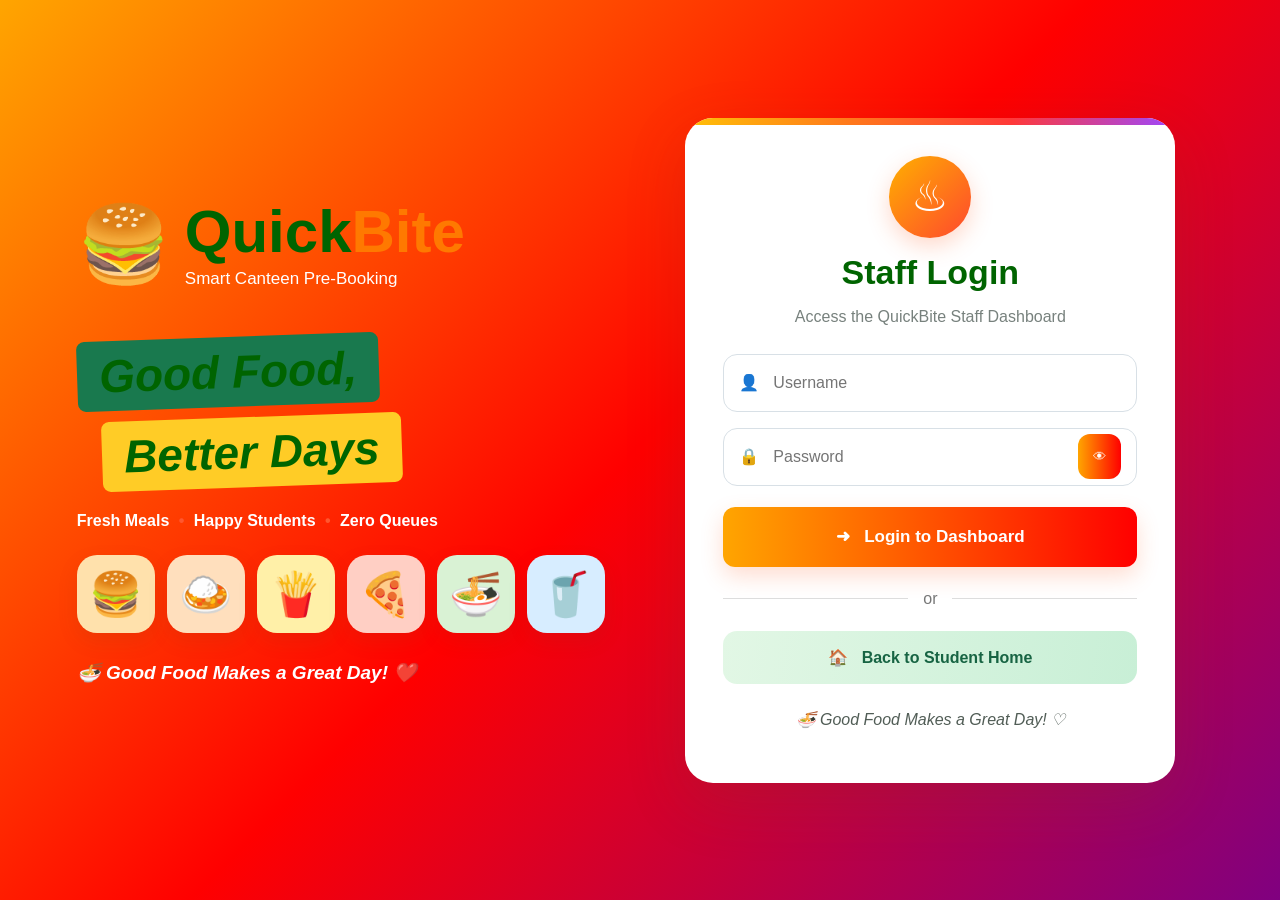
<file: src/main/resources/static/staff-login.html>
<!DOCTYPE html>
<html lang="en">
<head>
    <title>QUICKBITE CSS TEST 123</title>
<style>
body {
    background: red !important;
    color: white !important;
    font-family: Arial !important;
}
</style>
<style>
body {
    background: linear-gradient(135deg, orange, red, purple) !important;
    font-family: Arial, sans-serif !important;
}

h1, h2 {
    color: darkgreen !important;
}

button {
    background: linear-gradient(90deg, orange, red) !important;
    color: white !important;
    padding: 15px !important;
    border: none !important;
    border-radius: 12px !important;
}
</style>
<meta charset="UTF-8">
<meta name="viewport" content="width=device-width, initial-scale=1.0">
<title>QuickBite Staff Login</title>

<style>
* {
    box-sizing: border-box;
}

body {
    margin: 0;
    min-height: 100vh;
    font-family: "Segoe UI", Arial, sans-serif;
    color: #104b3d;
    background: linear-gradient(135deg, #fff6dc, #ffe0c2, #ffb8a5);
}

.page {
    min-height: 100vh;
    display: grid;
    grid-template-columns: 1fr 1fr;
    align-items: center;
    gap: 35px;
    padding: 35px 6%;
}

.brand {
    display: flex;
    align-items: center;
    gap: 14px;
    margin-bottom: 45px;
}

.logo {
    font-size: 75px;
}

.brand h1 {
    margin: 0;
    font-size: clamp(38px, 5vw, 60px);
    color: #07523e;
}

.brand h1 span {
    color: #ff7900;
}

.brand p {
    margin: 3px 0;
    font-size: 17px;
}

.slogan h2 {
    display: table;
    margin: 10px 0;
    padding: 8px 22px;
    color: white;
    background: #19794e;
    border-radius: 8px;
    font-size: clamp(30px, 4vw, 46px);
    font-style: italic;
    transform: rotate(-2deg);
}

.slogan .yellow {
    margin-left: 25px;
    color: #17432e;
    background: #ffcc26;
}

.features {
    margin: 25px 0;
    font-weight: bold;
}

.features span {
    color: #ff572f;
    margin: 0 5px;
}

.foods {
    display: flex;
    flex-wrap: wrap;
    gap: 12px;
}

.food {
    width: 78px;
    height: 78px;
    display: grid;
    place-items: center;
    border-radius: 20px;
    font-size: 43px;
    box-shadow: 0 8px 20px #74402020;
    transition: 0.3s;
}

.food:hover {
    transform: translateY(-6px) rotate(-4deg);
}

.food:nth-child(1) { background: #ffe1ac; }
.food:nth-child(2) { background: #ffdfbd; }
.food:nth-child(3) { background: #fff0a8; }
.food:nth-child(4) { background: #ffcfc4; }
.food:nth-child(5) { background: #d9f2d4; }
.food:nth-child(6) { background: #d7edff; }

.tagline {
    margin-top: 28px;
    font-size: 19px;
    font-weight: bold;
    font-style: italic;
}

.login-area {
    display: flex;
    justify-content: center;
}

.card {
    position: relative;
    width: 100%;
    max-width: 490px;
    padding: 38px;
    text-align: center;
    background: white;
    border-radius: 28px;
    box-shadow: 0 20px 60px #74402030;
    overflow: hidden;
}

.card::before {
    content: "";
    position: absolute;
    top: 0;
    left: 0;
    width: 100%;
    height: 7px;
    background: linear-gradient(90deg, #ffc107, #ff791b, #ff3939, #9c48ff);
}

.chef {
    width: 82px;
    height: 82px;
    display: grid;
    place-items: center;
    margin: 0 auto 15px;
    border-radius: 50%;
    background: linear-gradient(135deg, #ffb000, #ff482d);
    color: white;
    font-size: 42px;
    box-shadow: 0 8px 22px #ff642d40;
}

.card h2 {
    margin: 8px 0;
    font-size: 34px;
}

.subtitle {
    margin-bottom: 28px;
    color: #77817d;
}

.input-box {
    display: flex;
    align-items: center;
    gap: 12px;
    height: 58px;
    margin-bottom: 16px;
    padding: 0 15px;
    border: 1px solid #d8e0e6;
    border-radius: 14px;
}

.input-box:focus-within {
    border-color: #ff8125;
    box-shadow: 0 0 0 4px #ff812526;
}

.input-box input {
    width: 100%;
    height: 100%;
    border: none;
    outline: none;
    font-size: 16px;
}

.login-button {
    width: 100%;
    min-height: 60px;
    margin-top: 5px;
    border: none;
    border-radius: 15px;
    color: white;
    background: linear-gradient(100deg, #ffad12, #ff741c, #ff382e);
    font-size: 17px;
    font-weight: bold;
    cursor: pointer;
    box-shadow: 0 9px 22px #ff642d38;
    transition: 0.25s;
}

.login-button:hover {
    transform: translateY(-3px);
    filter: saturate(1.3);
}

.divider {
    display: flex;
    align-items: center;
    gap: 15px;
    margin: 23px 0;
    color: #777;
}

.divider span {
    flex: 1;
    height: 1px;
    background: #ddd;
}

.home-button {
    display: block;
    padding: 17px 10px;
    border-radius: 14px;
    background: linear-gradient(100deg, #e2f7e5, #c8efd6);
    color: #176443;
    text-decoration: none;
    font-weight: bold;
    transition: 0.25s;
}

.home-button:hover {
    background: #b4e8c6;
    transform: translateY(-2px);
}

.bottom {
    margin-top: 26px;
    font-style: italic;
    color: #515d56;
}

#error, #logout {
    font-size: 14px;
    font-weight: bold;
}

#error { color: #d52222; }
#logout { color: #16804a; }

@media (max-width: 850px) {
    .page {
        grid-template-columns: 1fr;
        padding: 25px 15px;
    }

    .brand {
        justify-content: center;
        margin-bottom: 30px;
    }

    .food-section {
        text-align: center;
    }

    .slogan h2 {
        margin-left: auto;
        margin-right: auto;
    }

    .foods {
        justify-content: center;
    }

    .tagline {
        margin-bottom: 10px;
    }
}

@media (max-width: 480px) {
    .logo { font-size: 48px; }
    .brand h1 { font-size: 36px; }
    .brand p { font-size: 12px; }
    .food { width: 60px; height: 60px; font-size: 33px; }
    .card { padding: 28px 20px; }
    .card h2 { font-size: 29px; }
}
</style>
</head>

<body>
<div class="page">

    <section class="food-section">
        <div class="brand">
            <div class="logo">🍔</div>
            <div>
                <h1>Quick<span>Bite</span></h1>
                <p>Smart Canteen Pre-Booking</p>
            </div>
        </div>

        <div class="slogan">
            <h2>Good Food,</h2>
            <h2 class="yellow">Better Days</h2>
        </div>

        <p class="features">
            Fresh Meals <span>•</span>
            Happy Students <span>•</span> Zero Queues
        </p>

        <div class="foods">
            <div class="food">🍔</div>
            <div class="food">🍛</div>
            <div class="food">🍟</div>
            <div class="food">🍕</div>
            <div class="food">🍜</div>
            <div class="food">🥤</div>
        </div>

        <p class="tagline">🍜 Good Food Makes a Great Day! ❤️</p>
    </section>

    <section class="login-area">
        <div class="card">
            <div class="chef">♨</div>

            <h2>Staff Login</h2>
            <p class="subtitle">Access the QuickBite Staff Dashboard</p>

            <form action="/login" method="post">
                <div class="input-box">
                    <span>👤</span>
                    <input name="username" type="text"
                           placeholder="Username"
                           autocomplete="username" required>
                </div>
                
<div class="input-box">
    <span>🔒</span>

    <input
        id="password"
        name="password"
        type="password"
        placeholder="Password"
        minlength="8"
        pattern="(?=.*[a-z])(?=.*[A-Z])(?=.*[0-9])(?=.*[^A-Za-z0-9]).{8,}"
        title="Password must contain at least 8 characters, one uppercase letter, one lowercase letter, one number, and one special character."
        autocomplete="current-password"
        required
    >

    <button
        type="button"
        class="toggle-password"
        onclick="togglePasswordVisibility()"
    >👁</button>
</div>

    
                <button type="submit" class="login-button">
                    ➜ &nbsp; Login to Dashboard
                </button>
            </form>

            <div class="divider">
                <span></span> or <span></span>
            </div>

            <a href="/index.html" class="home-button">
                🏠 &nbsp; Back to Student Home
            </a>

            <p class="bottom">🍜 Good Food Makes a Great Day! ♡</p>
            <p id="error"></p>
            <p id="logout"></p>
        </div>
    </section>

</div>

<script>
const params = new URLSearchParams(window.location.search);

if (params.has("error")) {
    document.getElementById("error").textContent =
        "Invalid username or password. Please try again.";
}

if (params.has("logout")) {
    document.getElementById("logout").textContent =
        "You have logged out successfully!";
}
</script>

<script>
function togglePasswordVisibility() {
    const password = document.getElementById("password");
    const button = document.querySelector(".toggle-password");

    if (password.type === "password") {
        password.type = "text";
        button.textContent = "🙈";
    } else {
        password.type = "password";
        button.textContent = "👁";
    }
}

document.querySelector("form").addEventListener("submit", function(event) {
    const password = document.getElementById("password");

    const validPassword =
        password.value.length >= 8 &&
        /[A-Z]/.test(password.value) &&
        /[a-z]/.test(password.value) &&
        /[0-9]/.test(password.value) &&
        /[^A-Za-z0-9]/.test(password.value);

    if (!validPassword) {
        event.preventDefault();
        password.setCustomValidity(
            "Use at least 8 characters with uppercase, lowercase, number, and special character."
        );
        password.reportValidity();
    } else {
        password.setCustomValidity("");
    }
});

document.getElementById("password").addEventListener("input", function() {
    this.setCustomValidity("");
});
</script>
</body>
</html>
</file>
